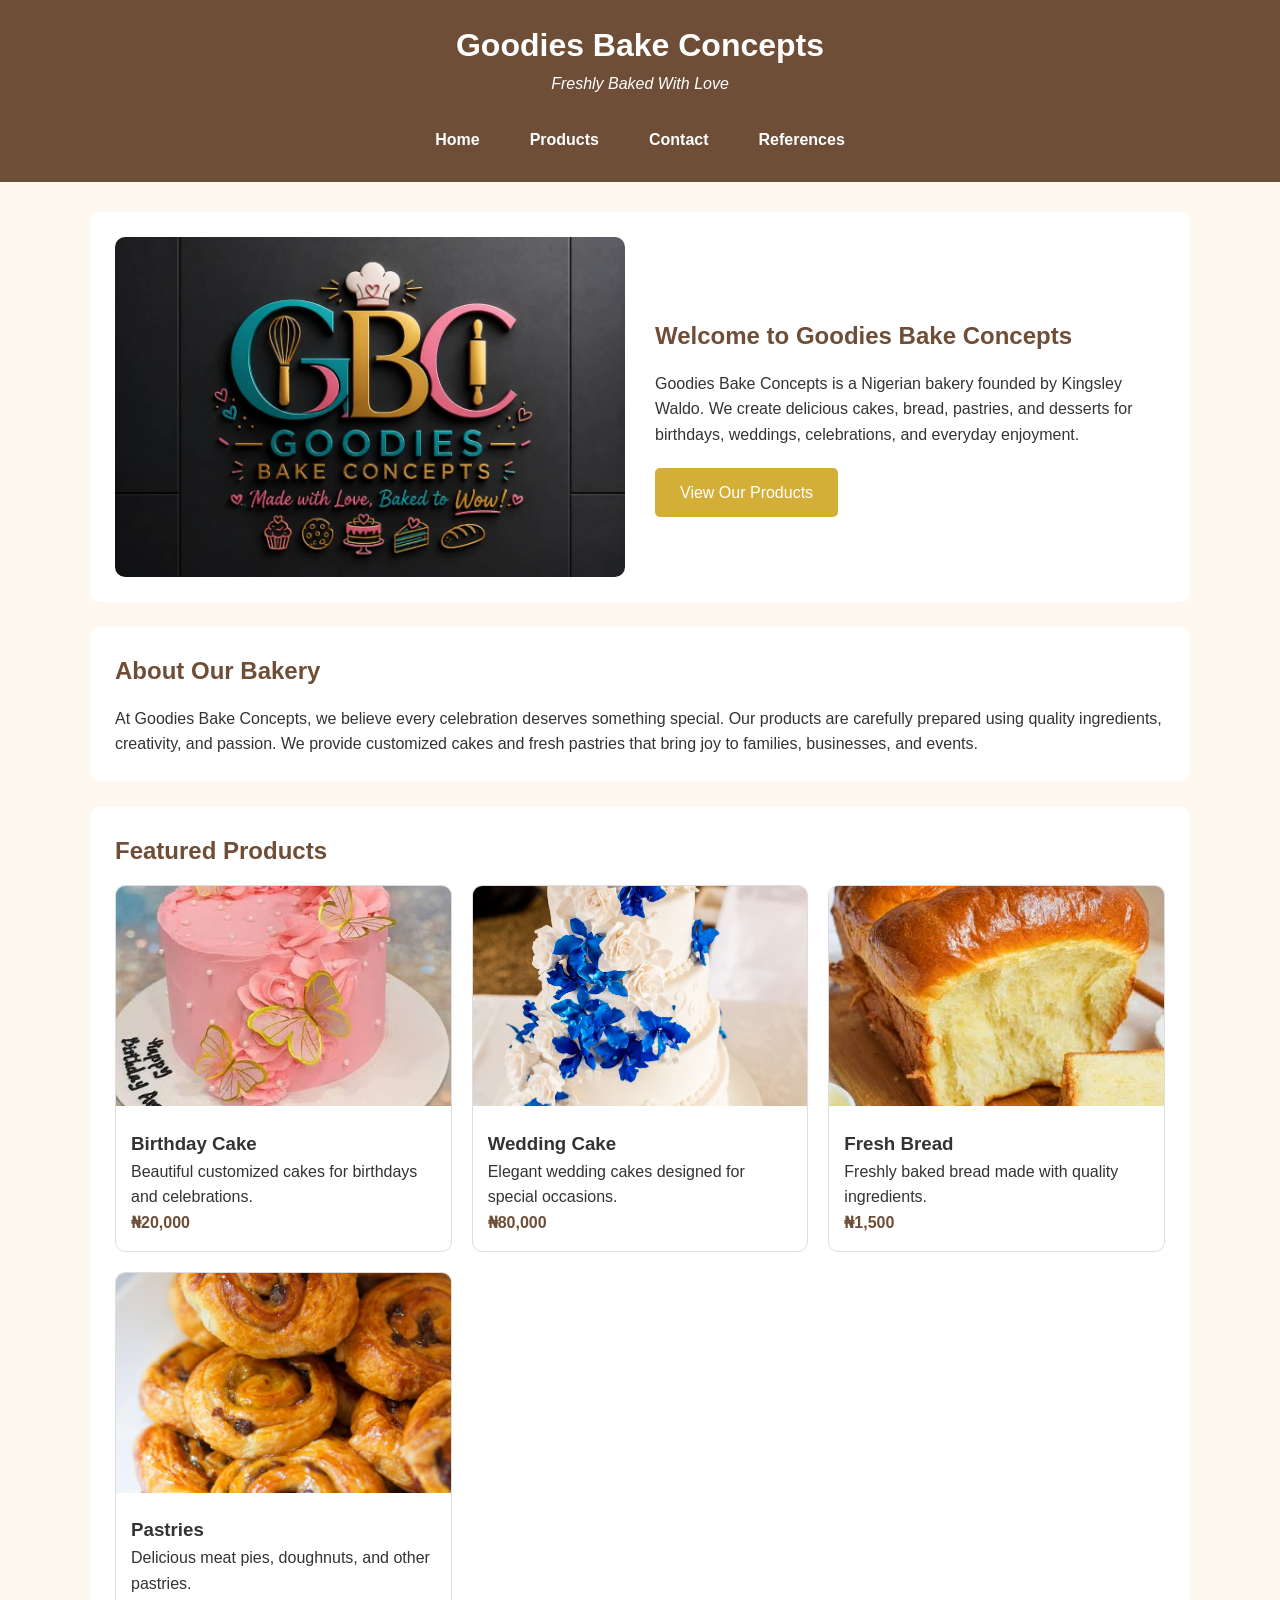
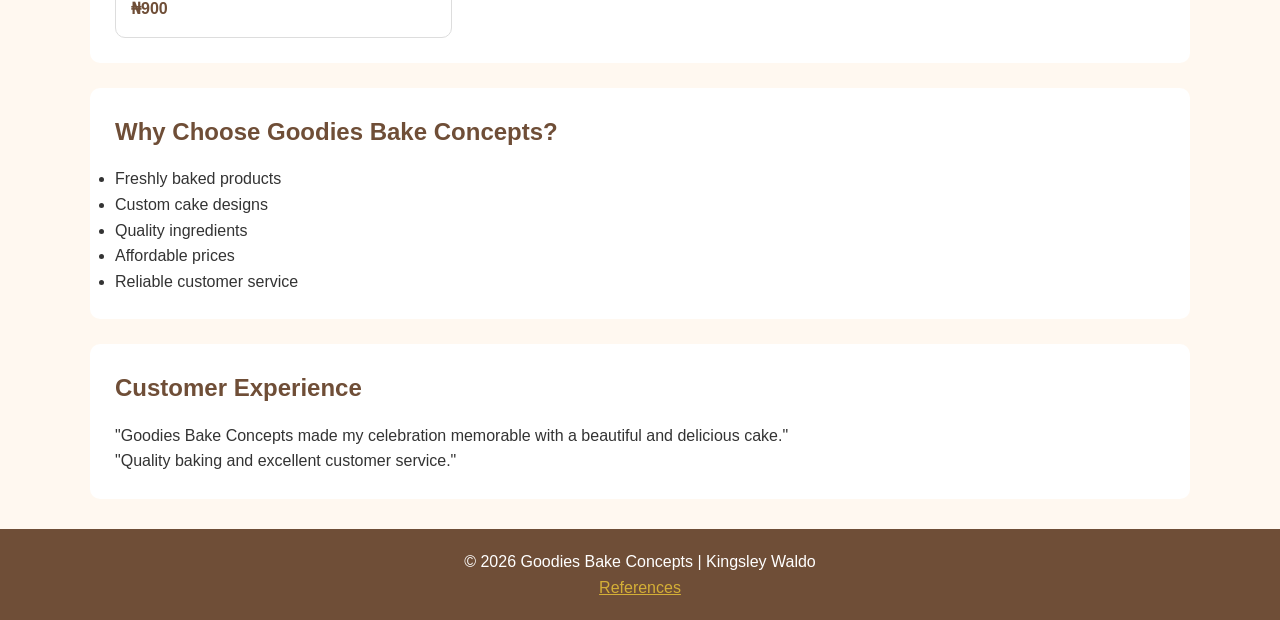
<file: index.html>
<!DOCTYPE html>
<html lang="en">

<head>

    <meta charset="UTF-8">

    <meta name="viewport" content="width=device-width, initial-scale=1.0">

    <title>Goodies Bake Concepts | Home</title>

    <meta name="description" content="Goodies Bake Concepts is a Nigerian bakery creating quality cakes, bread, pastries, and desserts for special occasions.">

    <meta name="author" content="Kingsley Waldo">

    <link rel="stylesheet" href="styles/project.css">

    <script src="scripts/project.js" defer></script>

</head>


<body>


<header>

    <div class="logo">

        <h1>Goodies Bake Concepts</h1>

        <p>Freshly Baked With Love</p>

    </div>


    <nav>

        <ul>

            <li><a href="index.html">Home</a></li>

            <li><a href="products.html">Products</a></li>

            <li><a href="contact.html">Contact</a></li>

            <li><a href="references.html">References</a></li>

        </ul>

    </nav>


</header>



<main>


<section class="hero">


    <img src="images/goodies-logo.jpg" 
         alt="Freshly baked products from Goodies Bake Concepts"
         loading="lazy">


    <div class="hero-text">

        <h2>Welcome to Goodies Bake Concepts</h2>


        <p>
        Goodies Bake Concepts is a Nigerian bakery founded by Kingsley Waldo.
        We create delicious cakes, bread, pastries, and desserts for birthdays,
        weddings, celebrations, and everyday enjoyment.
        </p>


        <a href="products.html" class="button">
            View Our Products
        </a>


    </div>


</section>




<section>

<h2>About Our Bakery</h2>


<p>

At Goodies Bake Concepts, we believe every celebration deserves something special.
Our products are carefully prepared using quality ingredients, creativity,
and passion. We provide customized cakes and fresh pastries that bring joy
to families, businesses, and events.

</p>


</section>




<section>


<h2>Featured Products</h2>


<div id="featured-products" class="products">

</div>


</section>




<section>


<h2>Why Choose Goodies Bake Concepts?</h2>


<ul>

<li>Freshly baked products</li>

<li>Custom cake designs</li>

<li>Quality ingredients</li>

<li>Affordable prices</li>

<li>Reliable customer service</li>

</ul>


</section>




<section>


<h2>Customer Experience</h2>


<blockquote>

"Goodies Bake Concepts made my celebration memorable with a beautiful and delicious cake."

</blockquote>


<blockquote>

"Quality baking and excellent customer service."

</blockquote>


</section>


</main>




<footer>


<p>
&copy; 2026 Goodies Bake Concepts | Kingsley Waldo
</p>


<p>

<a href="references.html">
References
</a>

</p>


</footer>



</body>

</html>
</file>
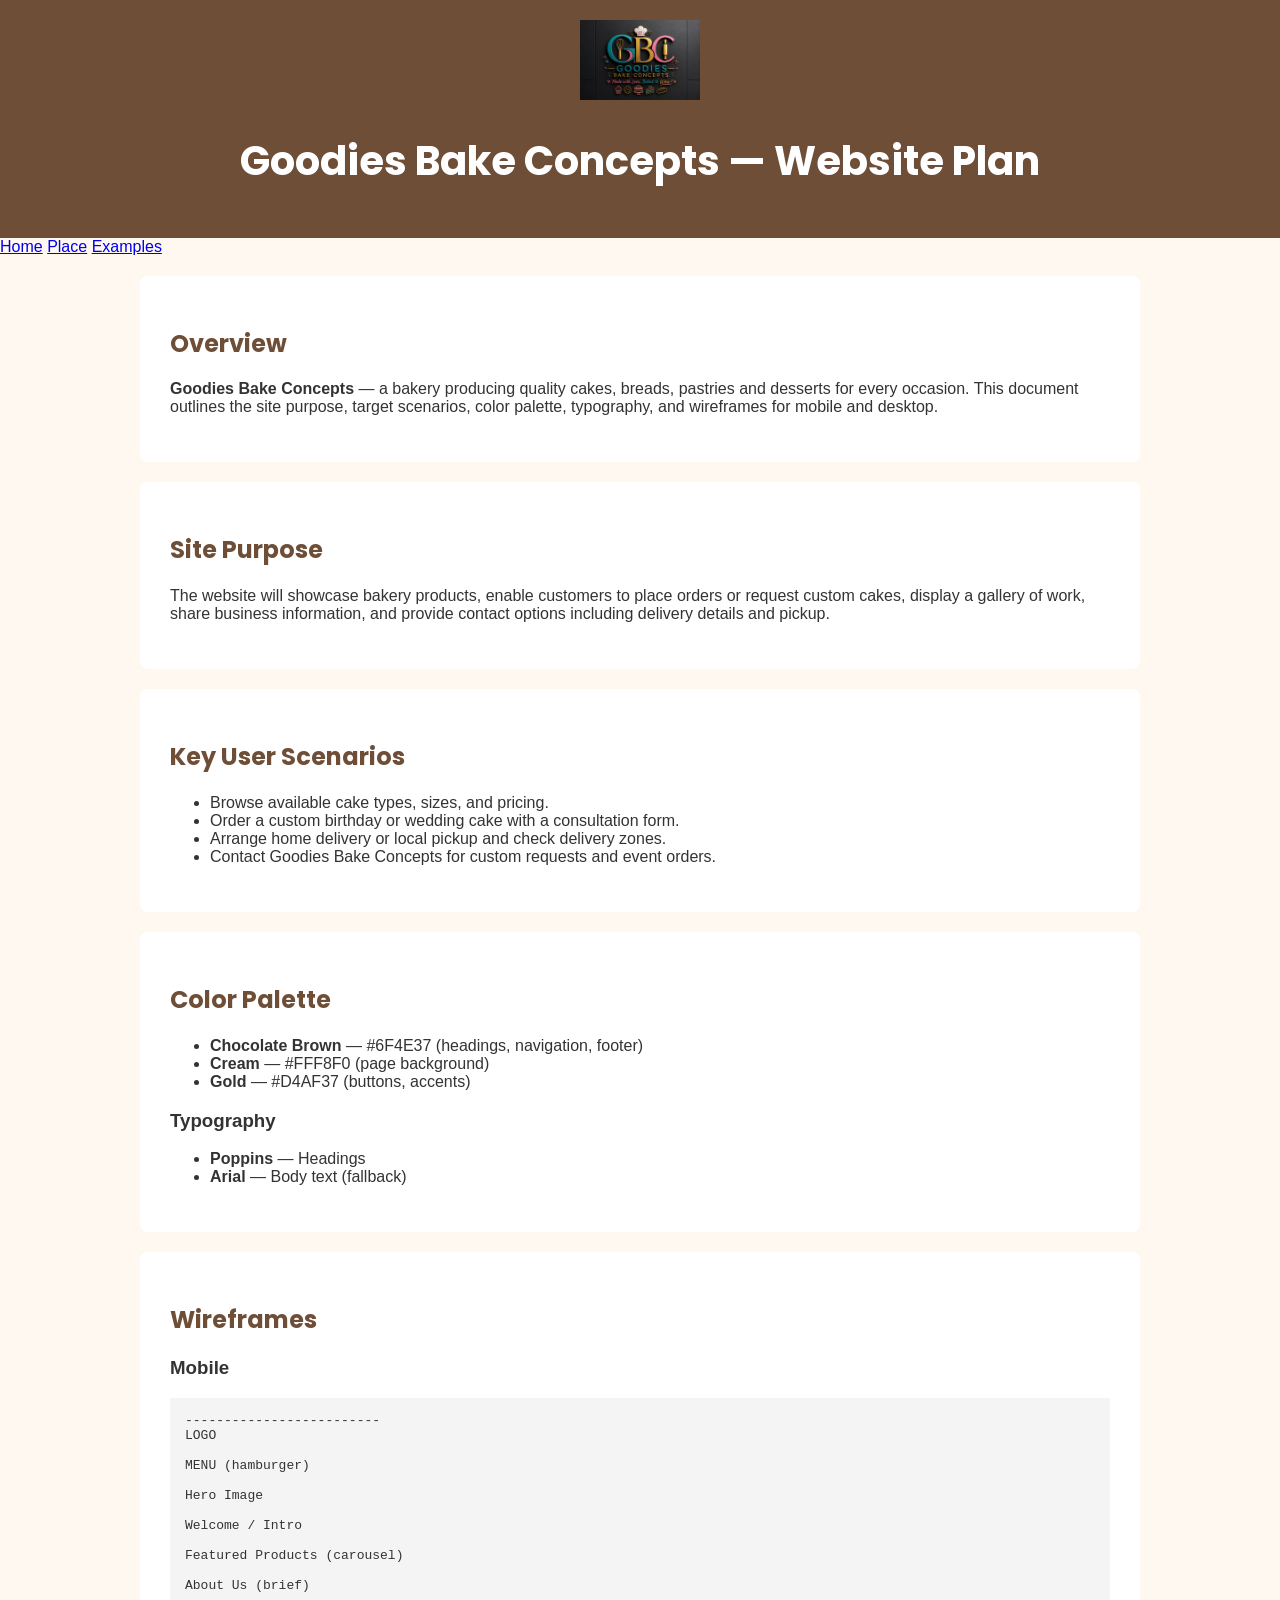
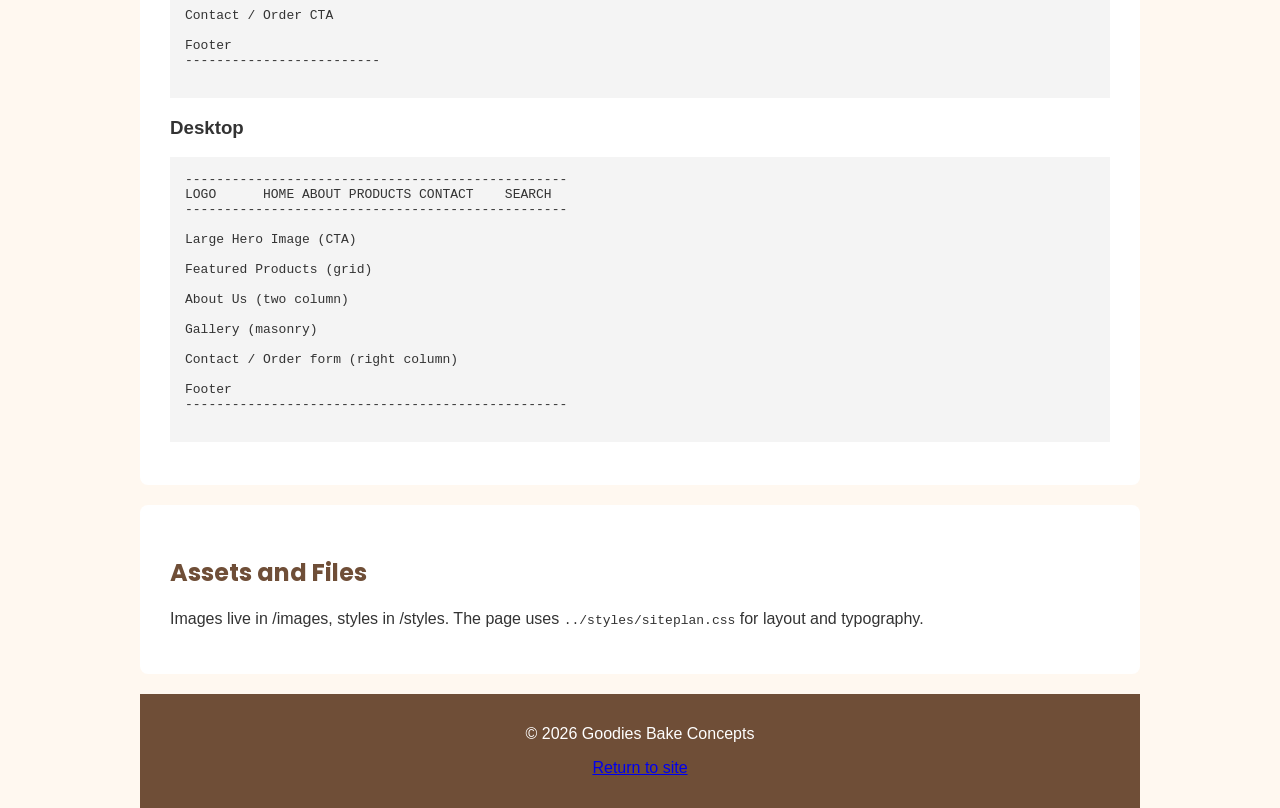
<file: siteplan/index.html>
<!DOCTYPE html>
<html lang="en">
<head>
    <meta charset="UTF-8">
    <meta name="viewport" content="width=device-width, initial-scale=1.0">
    <title>Goodies Bake Concepts — Site Plan</title>

    <link rel="preconnect" href="https://fonts.googleapis.com">
    <link rel="preconnect" href="https://fonts.gstatic.com" crossorigin>
    <link href="https://fonts.googleapis.com/css2?family=Poppins:wght@400;600;700&display=swap" rel="stylesheet">

    <!-- Relative path from /siteplan/index.html up to /styles -->
    <link rel="stylesheet" href="../styles/siteplan.css">

    <meta name="description" content="Site plan and wireframes for Goodies Bake Concepts — a bakery showcasing products, ordering and contact information.">
</head>
<body>

<header class="site-header">
    <div class="container">
        <a href="../index.html" class="logo-link">
            <img src="../images/goodies-logo.jpg" alt="Goodies Bake Concepts Logo" width="120">
        </a>
        <h1>Goodies Bake Concepts — Website Plan</h1>
    </div>
</header>

<nav class="page-nav">
    <div class="container">
        <a href="../index.html">Home</a>
        <a href="../place.html">Place</a>
        <a href="../filtered-temples.html">Examples</a>
    </div>
</nav>

<main class="container">

<section id="overview">
    <h2>Overview</h2>
    <p><strong>Goodies Bake Concepts</strong> — a bakery producing quality cakes, breads, pastries and desserts for every occasion. This document outlines the site purpose, target scenarios, color palette, typography, and wireframes for mobile and desktop.</p>
</section>

<section id="purpose">
    <h2>Site Purpose</h2>
    <p>The website will showcase bakery products, enable customers to place orders or request custom cakes, display a gallery of work, share business information, and provide contact options including delivery details and pickup.</p>
</section>

<section id="scenarios">
    <h2>Key User Scenarios</h2>
    <ul>
        <li>Browse available cake types, sizes, and pricing.</li>
        <li>Order a custom birthday or wedding cake with a consultation form.</li>
        <li>Arrange home delivery or local pickup and check delivery zones.</li>
        <li>Contact Goodies Bake Concepts for custom requests and event orders.</li>
    </ul>
</section>

<section id="style-guide">
    <h2>Color Palette</h2>
    <ul>
        <li><strong>Chocolate Brown</strong> — #6F4E37 (headings, navigation, footer)</li>
        <li><strong>Cream</strong> — #FFF8F0 (page background)</li>
        <li><strong>Gold</strong> — #D4AF37 (buttons, accents)</li>
    </ul>

    <h3>Typography</h3>
    <ul>
        <li><strong>Poppins</strong> — Headings</li>
        <li><strong>Arial</strong> — Body text (fallback)</li>
    </ul>
</section>

<section id="wireframes">
    <h2>Wireframes</h2>
    <h3>Mobile</h3>
    <pre>
-------------------------
LOGO

MENU (hamburger)

Hero Image

Welcome / Intro

Featured Products (carousel)

About Us (brief)

Contact / Order CTA

Footer
-------------------------
    </pre>

    <h3>Desktop</h3>
    <pre>
-------------------------------------------------
LOGO      HOME ABOUT PRODUCTS CONTACT    SEARCH
-------------------------------------------------

Large Hero Image (CTA)

Featured Products (grid)

About Us (two column)

Gallery (masonry)

Contact / Order form (right column)

Footer
-------------------------------------------------
    </pre>
</section>

<section id="assets">
    <h2>Assets and Files</h2>
    <p>Images live in /images, styles in /styles. The page uses <code>../styles/siteplan.css</code> for layout and typography.</p>
</section>

<footer class="site-footer">
    <div class="container">
        <p>&copy; 2026 Goodies Bake Concepts</p>
        <p><a href="../index.html">Return to site</a></p>
    </div>
</footer>

</main>

</body>
</html>
</file>
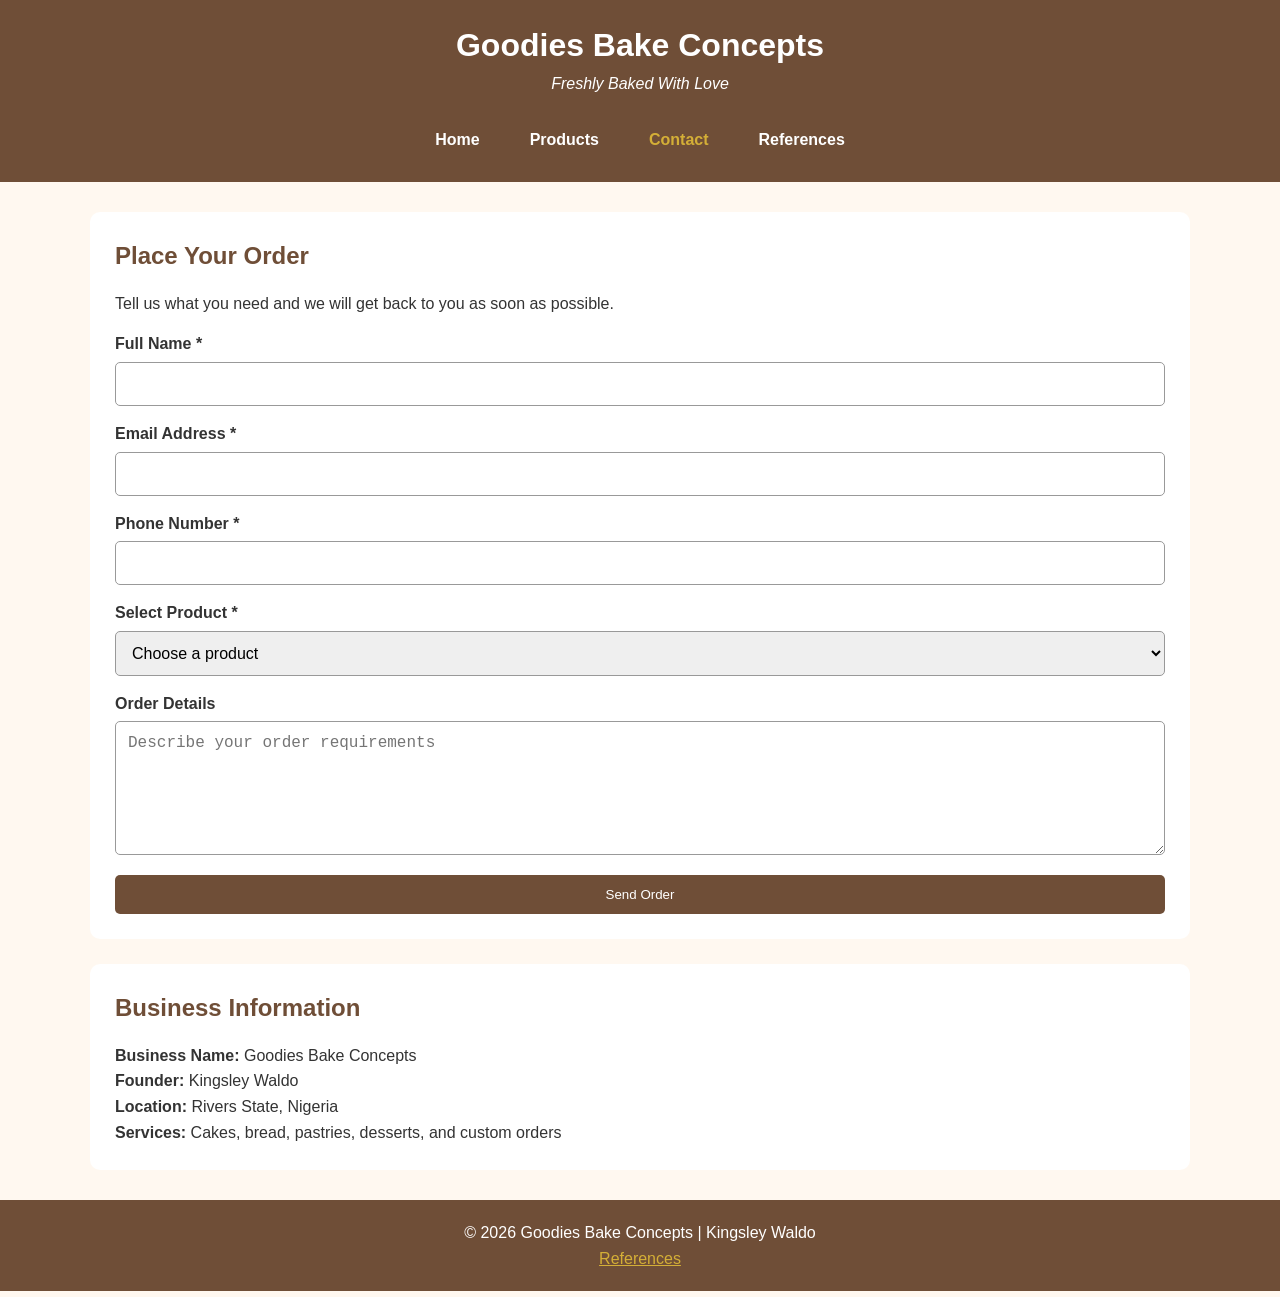
<file: contact.html>
<!DOCTYPE html>
<html lang="en">

<head>

    <meta charset="UTF-8">

    <meta name="viewport" content="width=device-width, initial-scale=1.0">

    <title>Goodies Bake Concepts | Contact</title>

    <meta name="description" content="Contact Goodies Bake Concepts for custom cakes, bread, pastries, and bakery orders.">

    <meta name="author" content="Kingsley Waldo">

    <link rel="stylesheet" href="styles/project.css">

    <script src="scripts/project.js" defer></script>

</head>



<body>


<header>


    <div class="logo">

        <h1>Goodies Bake Concepts</h1>

        <p>Freshly Baked With Love</p>

    </div>



    <nav>

        <ul>

            <li>
                <a href="index.html">Home</a>
            </li>


            <li>
                <a href="products.html">Products</a>
            </li>


            <li>
                <a href="contact.html" class="active">Contact</a>
            </li>


            <li>
                <a href="references.html">References</a>
            </li>


        </ul>


    </nav>


</header>





<main>



<section>


<h2>Place Your Order</h2>


<p>

Tell us what you need and we will get back to you as soon as possible.

</p>



<form id="contactForm">



<label for="name">
Full Name *
</label>


<input 
type="text"
id="name"
name="name"
required>




<label for="email">
Email Address *
</label>


<input
type="email"
id="email"
name="email"
required>




<label for="phone">
Phone Number *
</label>


<input
type="tel"
id="phone"
name="phone"
required>




<label for="product">
Select Product *
</label>



<select 
id="product"
name="product"
required>


<option value="" selected disabled>
Choose a product
</option>


<option value="Birthday Cake">
Birthday Cake
</option>


<option value="Wedding Cake">
Wedding Cake
</option>


<option value="Bread">
Fresh Bread
</option>


<option value="Pastries">
Pastries
</option>


<option value="Cupcakes">
Cupcakes
</option>



</select>




<label for="message">
Order Details
</label>


<textarea
id="message"
name="message"
rows="6"
placeholder="Describe your order requirements">
</textarea>




<button type="submit">
Send Order
</button>



</form>


</section>





<section>


<h2>Business Information</h2>



<p>
<strong>Business Name:</strong>
Goodies Bake Concepts
</p>



<p>
<strong>Founder:</strong>
Kingsley Waldo
</p>



<p>
<strong>Location:</strong>
Rivers State, Nigeria
</p>



<p>
<strong>Services:</strong>
Cakes, bread, pastries, desserts, and custom orders
</p>



</section>



</main>





<footer>


<p>
&copy; 2026 Goodies Bake Concepts | Kingsley Waldo
</p>



<p>

<a href="references.html">
References
</a>

</p>


</footer>



</body>


</html>
</file>
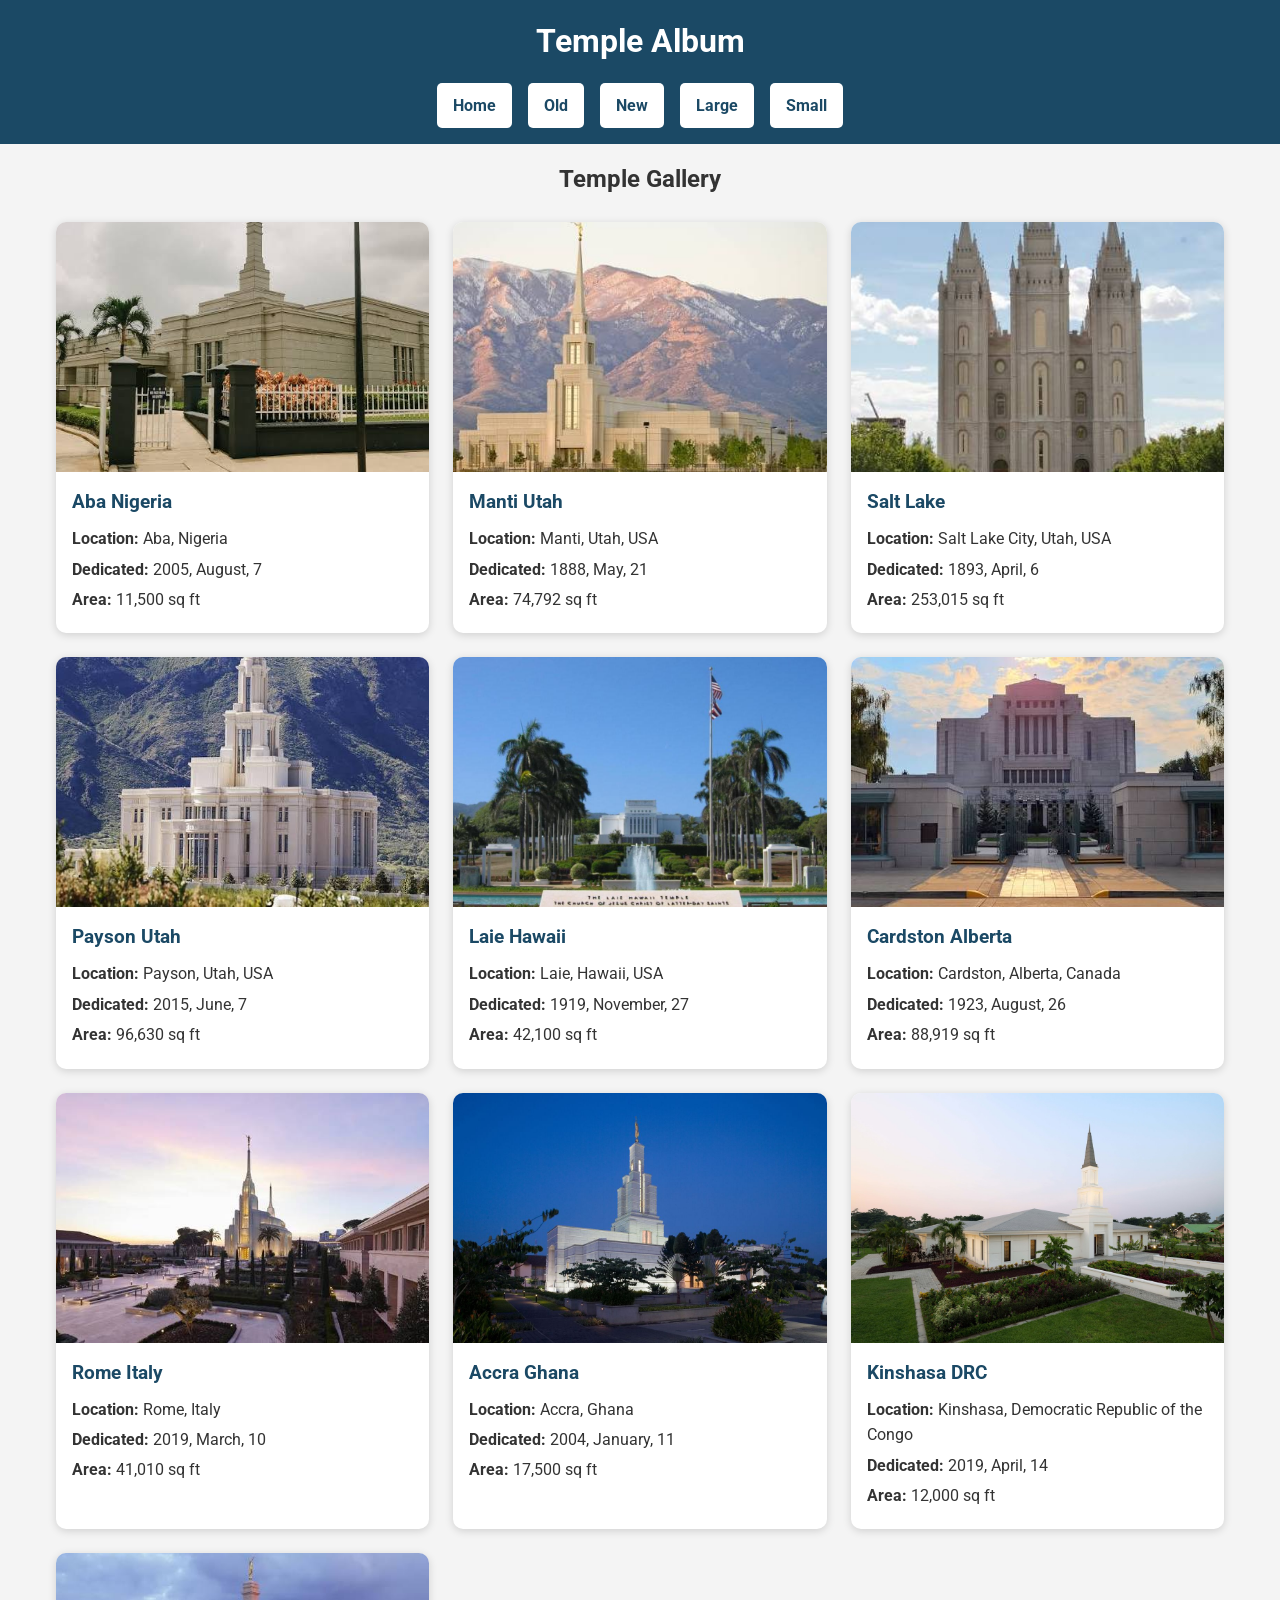
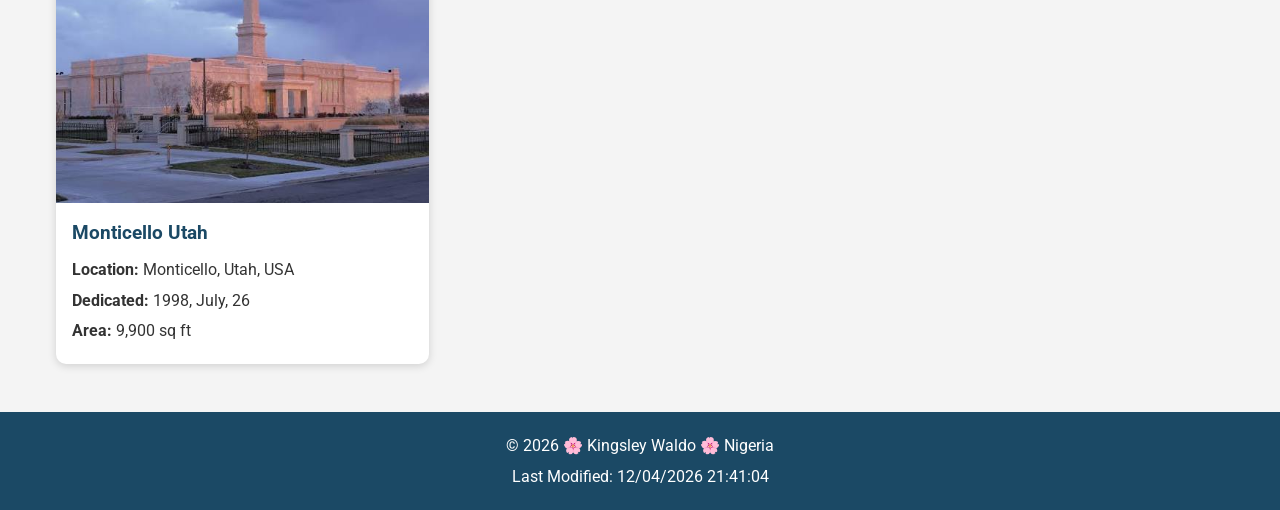
<file: filtered-temples.html>
<!DOCTYPE html>
<html lang="en">
<head>
    <meta charset="UTF-8">
    <meta name="viewport" content="width=device-width, initial-scale=1.0">

    <meta name="description" content="Explore a collection of temple pictures with details, locations, dedication dates, and filtering options for the Temple Album.">
    <meta name="author" content="Kingsley Waldo">

    <title>Temple Album</title>

    <!-- Google Fonts -->
    <link rel="preconnect" href="https://fonts.googleapis.com">
    <link rel="preconnect" href="https://fonts.gstatic.com" crossorigin>
    <link href="https://fonts.googleapis.com/css2?family=Roboto:wght@400;700&display=swap" rel="stylesheet">

    <!-- CSS -->
    <link rel="stylesheet" href="styles/filtered-temples.css">
    <link rel="stylesheet" href="styles/filtered-temples-large.css">

    <!-- JavaScript -->
    <script src="scripts/filtered-temples.js" defer></script>
</head>

<body>

<header>
    <h1>Temple Album</h1>

    <nav>
        <a href="#" id="home">Home</a>
        <a href="#" id="old">Old</a>
        <a href="#" id="new">New</a>
        <a href="#" id="large">Large</a>
        <a href="#" id="small">Small</a>
    </nav>
</header>

<main>
    <h2>Temple Gallery</h2>

    <section class="gallery">
        <!-- JavaScript inserts temple cards here -->
    </section>
</main>

<footer>
    <p>
        &copy; <span id="currentyear"></span> 🌸 Kingsley Waldo 🌸 Nigeria
    </p>

    <p>
        Last Modified:
        <span id="lastModified"></span>
    </p>
</footer>

</body>
</html>
</file>
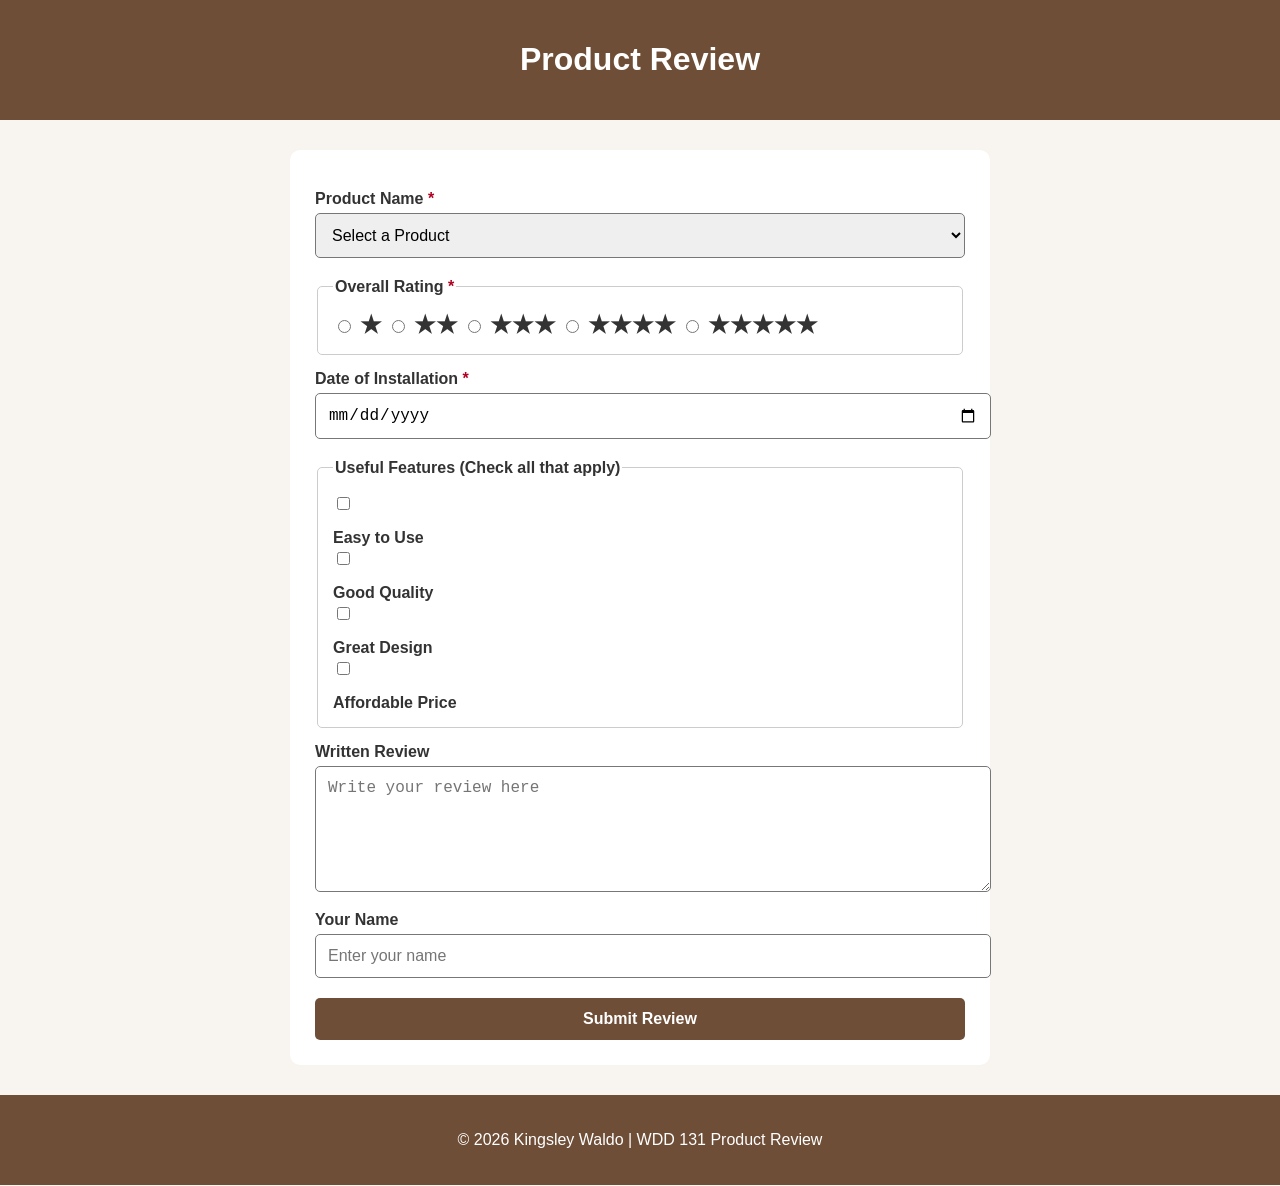
<file: form.html>
<!DOCTYPE html>
<html lang="en">

<head>

    <meta charset="UTF-8">

    <meta name="viewport" content="width=device-width, initial-scale=1.0">

    <title>Product Review Form</title>

    <meta name="description" content="Product review form for customers to submit feedback on products and services.">

    <meta name="author" content="Kingsley Waldo">

    <link rel="stylesheet" href="styles/form.css">

    <script src="scripts/form.js" defer></script>

</head>


<body>


<header>

    <h1>Product Review</h1>

</header>



<main>


<form method="get" action="review.html">


<label for="product">
    Product Name <span aria-label="required">*</span>
</label>


<select id="product" name="product" required>

    <option value="" selected disabled>
        Select a Product
    </option>

</select>





<fieldset>

<legend>
    Overall Rating <span aria-label="required">*</span>
</legend>


<div class="rating">


<input type="radio" id="rate1" name="rating" value="1" required>
<label for="rate1">★</label>


<input type="radio" id="rate2" name="rating" value="2">
<label for="rate2">★★</label>


<input type="radio" id="rate3" name="rating" value="3">
<label for="rate3">★★★</label>


<input type="radio" id="rate4" name="rating" value="4">
<label for="rate4">★★★★</label>


<input type="radio" id="rate5" name="rating" value="5">
<label for="rate5">★★★★★</label>


</div>


</fieldset>





<label for="date">
    Date of Installation <span aria-label="required">*</span>
</label>


<input
type="date"
id="date"
name="installation-date"
required>





<fieldset>


<legend>
    Useful Features (Check all that apply)
</legend>



<input type="checkbox" id="easy" name="features" value="easy">

<label for="easy">
Easy to Use
</label>



<input type="checkbox" id="quality" name="features" value="quality">

<label for="quality">
Good Quality
</label>



<input type="checkbox" id="design" name="features" value="design">

<label for="design">
Great Design
</label>



<input type="checkbox" id="price" name="features" value="price">

<label for="price">
Affordable Price
</label>



</fieldset>





<label for="review">
    Written Review
</label>


<textarea
id="review"
name="review"
rows="5"
placeholder="Write your review here">
</textarea>





<label for="name">
    Your Name
</label>


<input
type="text"
id="name"
name="name"
placeholder="Enter your name">





<button type="submit">
Submit Review
</button>



</form>


</main>




<footer>

<p>
&copy; 2026 Kingsley Waldo | WDD 131 Product Review
</p>

</footer>



</body>

</html>
</file>
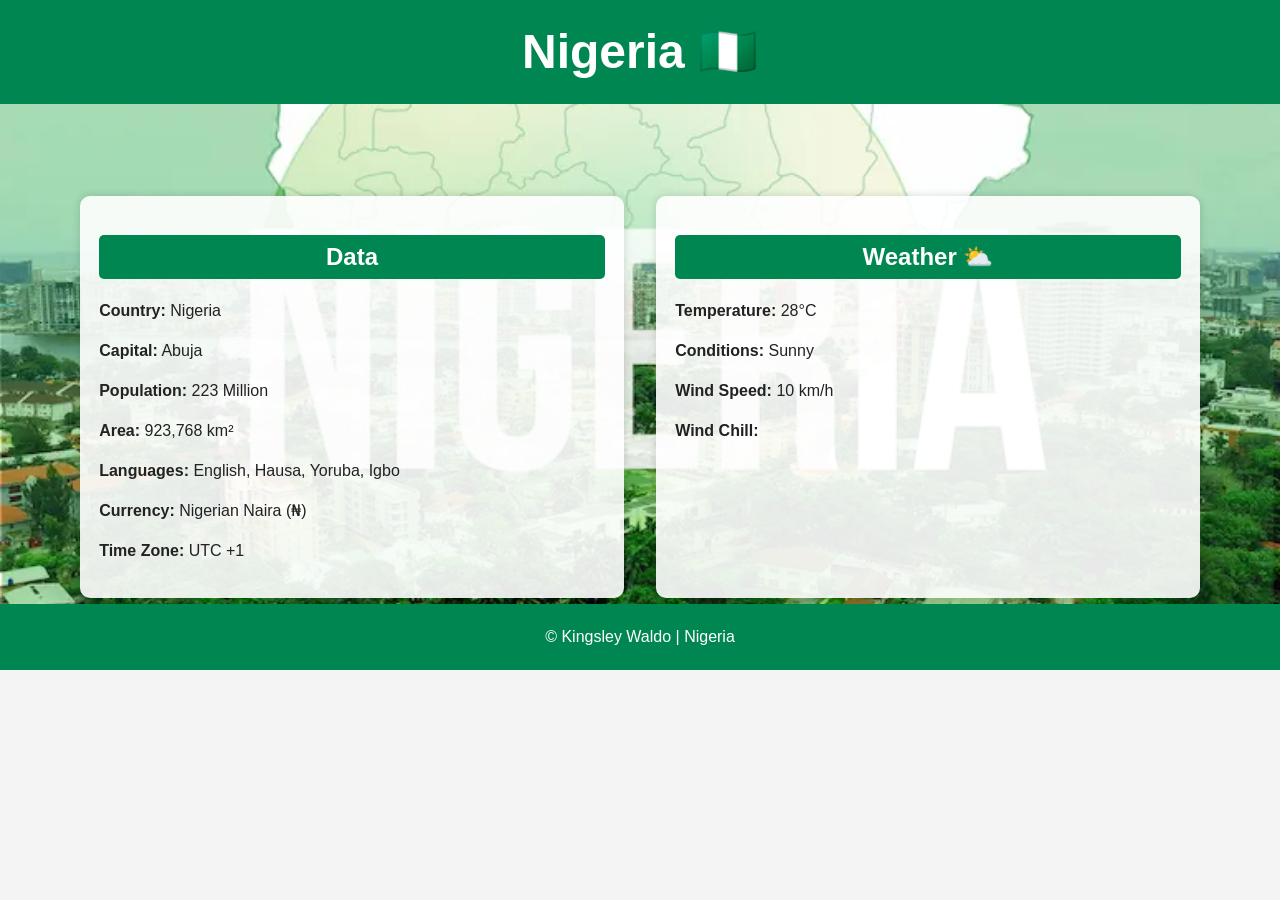
<file: place.html>
<!DOCTYPE html>
<html lang="en">
<head>
    <meta charset="UTF-8">
    <meta name="viewport" content="width=device-width, initial-scale=1.0">

    <meta name="description" content="Discover Nigeria, the Giant of Africa. Learn about its culture, geography, weather, and landmarks.">

    <meta name="author" content="Kingsley Waldo">

    <title>Nigeria | Country Page</title>

    <link rel="stylesheet" href="styles/place.css">
    <link rel="stylesheet" href="styles/place-large.css">

    <script src="scripts/place.js" defer></script>
</head>

<body>

<header>
    <h1>Nigeria 🇳🇬</h1>
</header>

<main>

    <div class="hero">
        <picture>
            <source media="(min-width: 768px)" srcset="images/nigeria-large.webp">

            <img 
                src="images/nigeria-small.webp"
                alt="Beautiful scenery of Nigeria"
                width="1200"
                height="700">
        </picture>
    </div>


    <section class="info">

        <div class="card">
            <h2>Data</h2>

            <p><strong>Country:</strong> Nigeria</p>
            <p><strong>Capital:</strong> Abuja</p>
            <p><strong>Population:</strong> 223 Million</p>
            <p><strong>Area:</strong> 923,768 km²</p>
            <p><strong>Languages:</strong> English, Hausa, Yoruba, Igbo</p>
            <p><strong>Currency:</strong> Nigerian Naira (₦)</p>
            <p><strong>Time Zone:</strong> UTC +1</p>

        </div>


        <div class="card weather">

            <h2>Weather</h2>

            <img 
                class="weather-icon"
                src="images/weather.svg"
                alt="Partly cloudy weather icon">

            <p>
                <strong>Temperature:</strong>
                <span id="temp">28</span>°C
            </p>

            <p>
                <strong>Conditions:</strong>
                Sunny
            </p>

            <p>
                <strong>Wind Speed:</strong>
                <span id="wind">10</span> km/h
            </p>

            <p>
                <strong>Wind Chill:</strong>
                <span id="windchill"></span>
            </p>

        </div>

    </section>

</main>


<footer>

    <p>
        &copy;
        <span id="year"></span>
        Kingsley Waldo | Nigeria
    </p>

    <p id="lastModified"></p>

</footer>

</body>
</html>
</file>
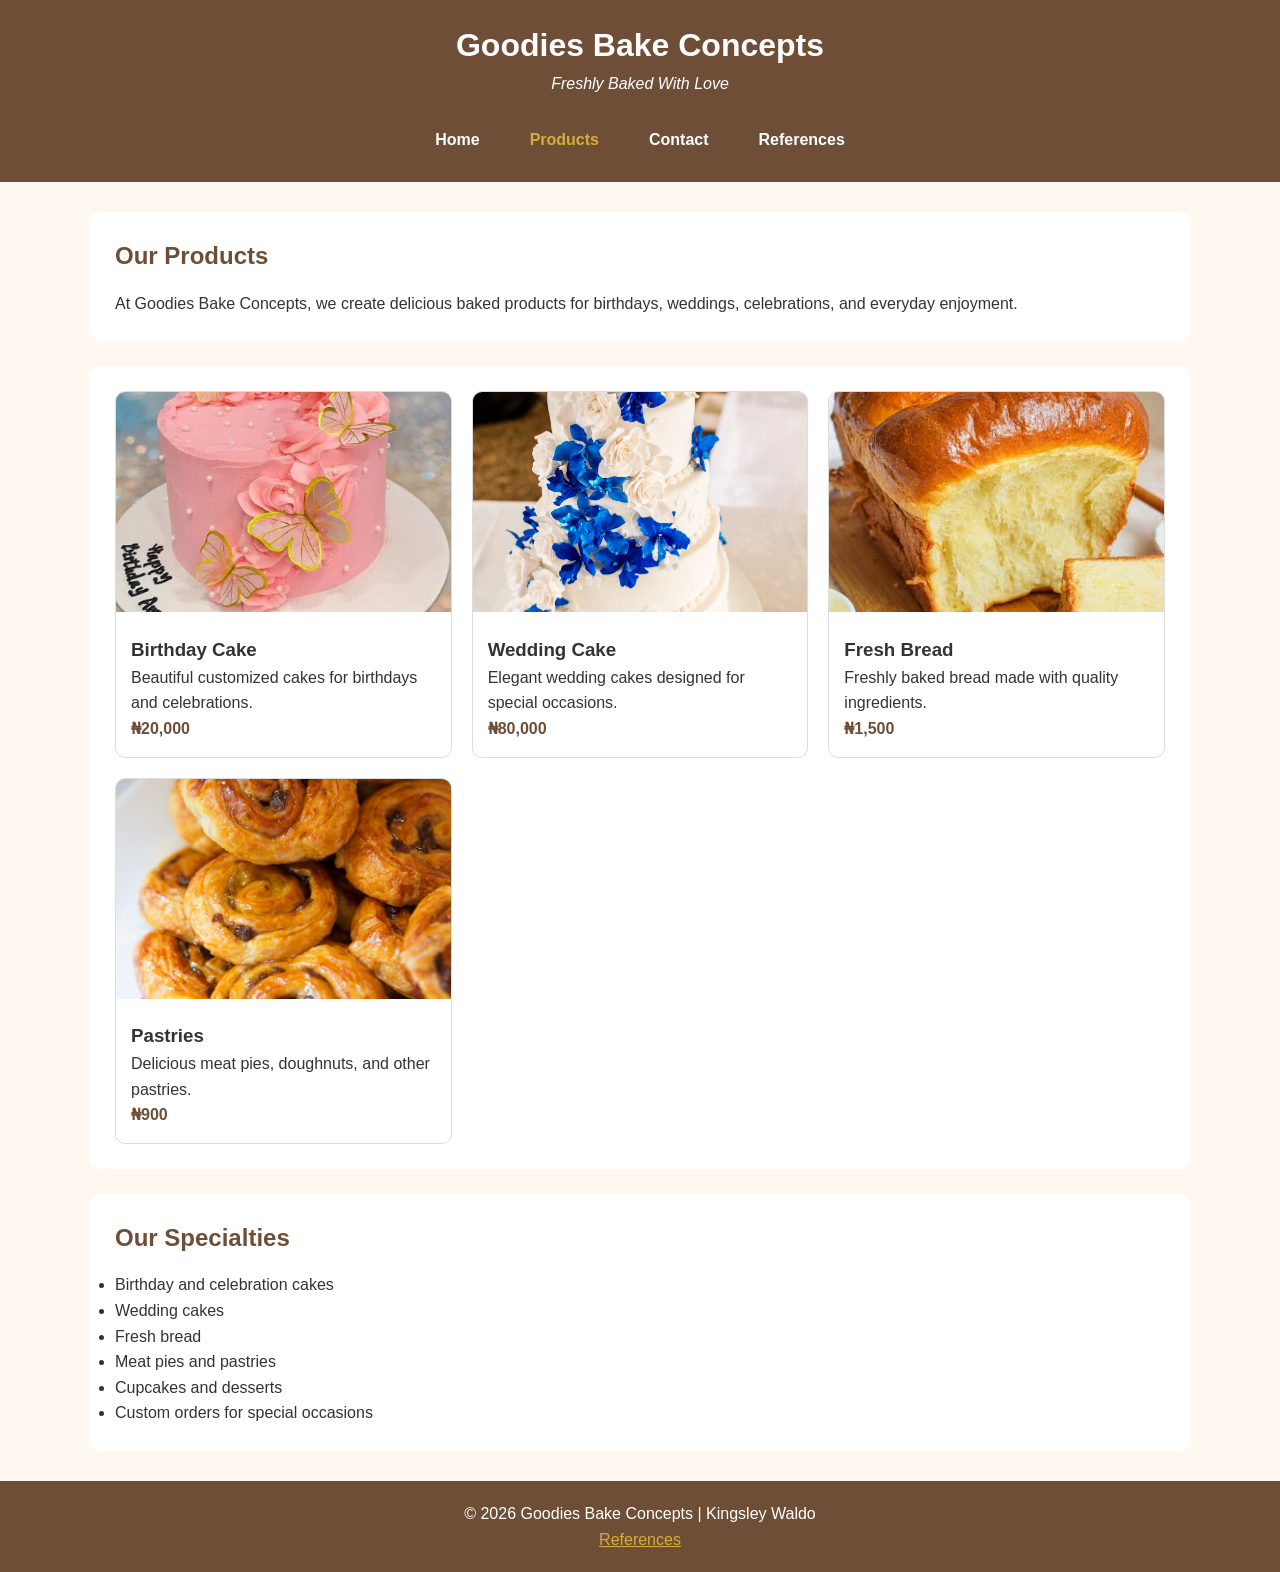
<file: products.html>
<!DOCTYPE html>
<html lang="en">

<head>

    <meta charset="UTF-8">

    <meta name="viewport" content="width=device-width, initial-scale=1.0">

    <title>Goodies Bake Concepts | Products</title>

    <meta name="description" content="Explore cakes, bread, pastries, and desserts made by Goodies Bake Concepts.">

    <meta name="author" content="Kingsley Waldo">

    <link rel="stylesheet" href="styles/project.css">

    <script src="scripts/project.js" defer></script>

</head>


<body>


<header>

    <div class="logo">

        <h1>Goodies Bake Concepts</h1>

        <p>Freshly Baked With Love</p>

    </div>



    <nav>

        <ul>

            <li>
                <a href="index.html">Home</a>
            </li>


            <li>
                <a href="products.html" class="active">Products</a>
            </li>


            <li>
                <a href="contact.html">Contact</a>
            </li>


            <li>
                <a href="references.html">References</a>
            </li>


        </ul>

    </nav>


</header>




<main>


<section class="page-title">


<h2>Our Products</h2>


<p>

At Goodies Bake Concepts, we create delicious baked products
for birthdays, weddings, celebrations, and everyday enjoyment.

</p>


</section>




<section>


<div id="product-list" class="products">

<!-- Products will be displayed here using JavaScript -->

</div>


</section>




<section>


<h2>Our Specialties</h2>


<ul>

<li>Birthday and celebration cakes</li>

<li>Wedding cakes</li>

<li>Fresh bread</li>

<li>Meat pies and pastries</li>

<li>Cupcakes and desserts</li>

<li>Custom orders for special occasions</li>


</ul>


</section>




</main>




<footer>


<p>
&copy; 2026 Goodies Bake Concepts | Kingsley Waldo
</p>


<p>

<a href="references.html">
References
</a>

</p>


</footer>



</body>

</html>
</file>
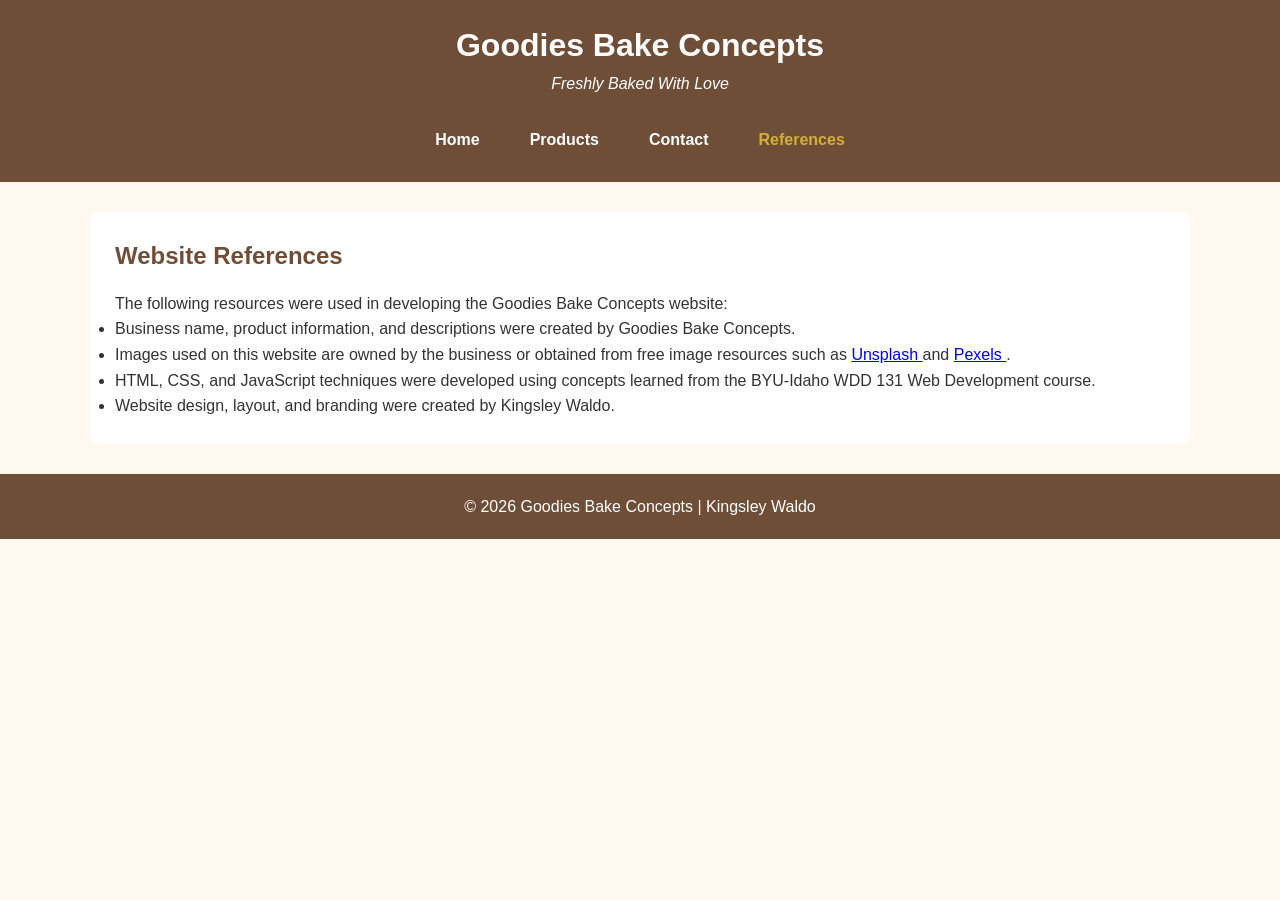
<file: references.html>
<!DOCTYPE html>
<html lang="en">

<head>

    <meta charset="UTF-8">

    <meta name="viewport" content="width=device-width, initial-scale=1.0">

    <title>Goodies Bake Concepts | References</title>

    <meta name="description" content="References and resources used for the Goodies Bake Concepts website.">

    <meta name="author" content="Kingsley Waldo">

    <link rel="stylesheet" href="styles/project.css">

</head>



<body>



<header>


    <div class="logo">

        <h1>Goodies Bake Concepts</h1>

        <p>Freshly Baked With Love</p>

    </div>



    <nav>

        <ul>

            <li>
                <a href="index.html">Home</a>
            </li>


            <li>
                <a href="products.html">Products</a>
            </li>


            <li>
                <a href="contact.html">Contact</a>
            </li>


            <li>
                <a href="references.html" class="active">References</a>
            </li>


        </ul>


    </nav>


</header>





<main>


<section>


<h2>Website References</h2>


<p>
The following resources were used in developing the Goodies Bake Concepts website:
</p>



<ul>


<li>
Business name, product information, and descriptions were created by 
Goodies Bake Concepts.
</li>



<li>
Images used on this website are owned by the business or obtained from
free image resources such as 
<a href="https://unsplash.com" target="_blank">
Unsplash
</a>
and
<a href="https://www.pexels.com" target="_blank">
Pexels
</a>.
</li>



<li>
HTML, CSS, and JavaScript techniques were developed using concepts learned
from the BYU-Idaho WDD 131 Web Development course.
</li>



<li>
Website design, layout, and branding were created by Kingsley Waldo.
</li>



</ul>



</section>




</main>





<footer>


<p>
&copy; 2026 Goodies Bake Concepts | Kingsley Waldo
</p>



</footer>



</body>


</html>
</file>
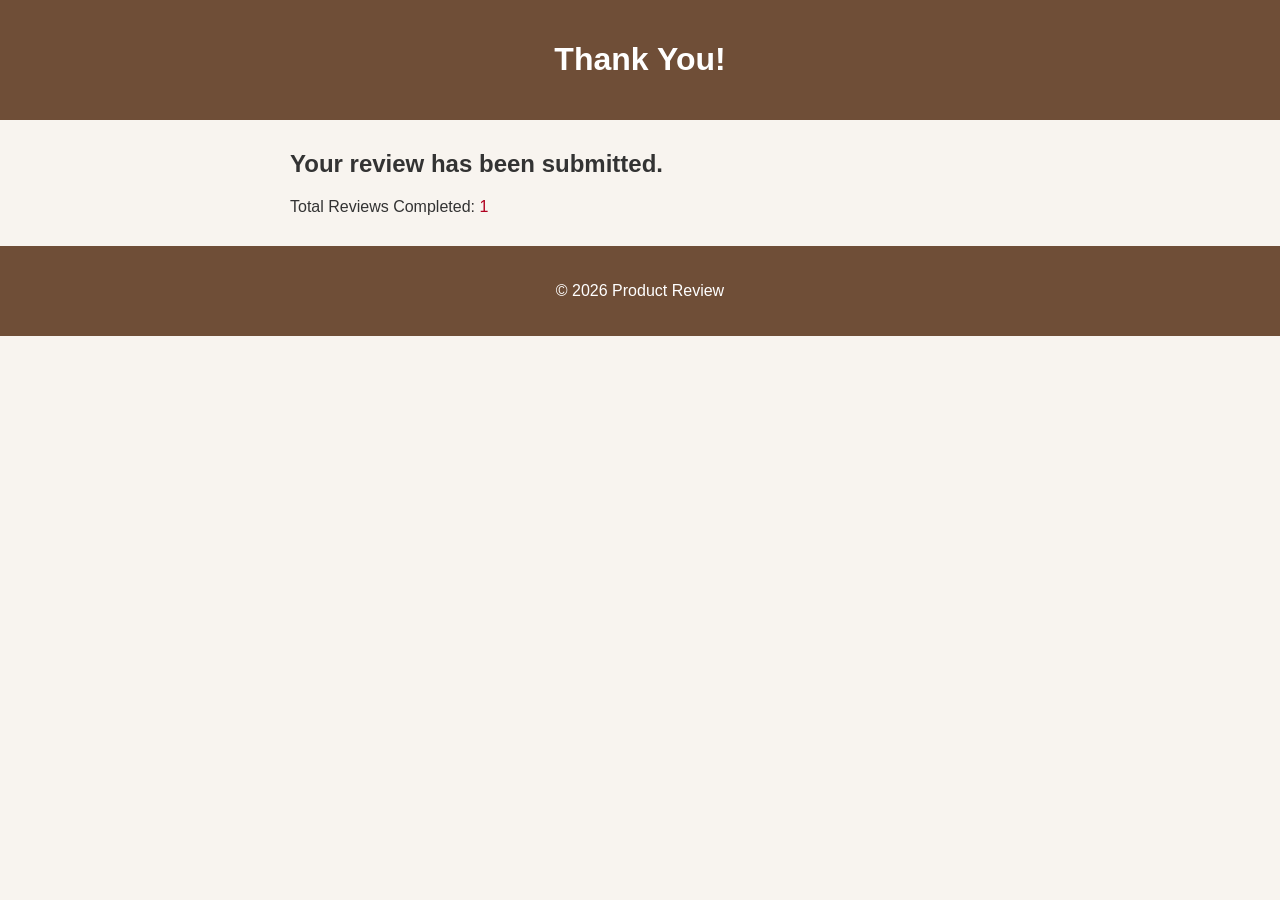
<file: review.html>
<!DOCTYPE html>
<html lang="en">

<head>

<meta charset="UTF-8">

<meta name="viewport" content="width=device-width, initial-scale=1.0">

<title>Review Completed</title>

<link rel="stylesheet" href="styles/form.css">

<script src="scripts/form.js" defer></script>

</head>


<body>

<header>
<h1>Thank You!</h1>
</header>


<main>

<h2>Your review has been submitted.</h2>

<p>Total Reviews Completed: 
<span id="reviewCount"></span>
</p>


</main>


<footer>
<p>&copy; 2026 Product Review</p>
</footer>


<script>

let count = Number(localStorage.getItem("reviews")) || 0;

count++;

localStorage.setItem("reviews", count);

document.querySelector("#reviewCount").textContent = count;

</script>


</body>

</html>
</file>
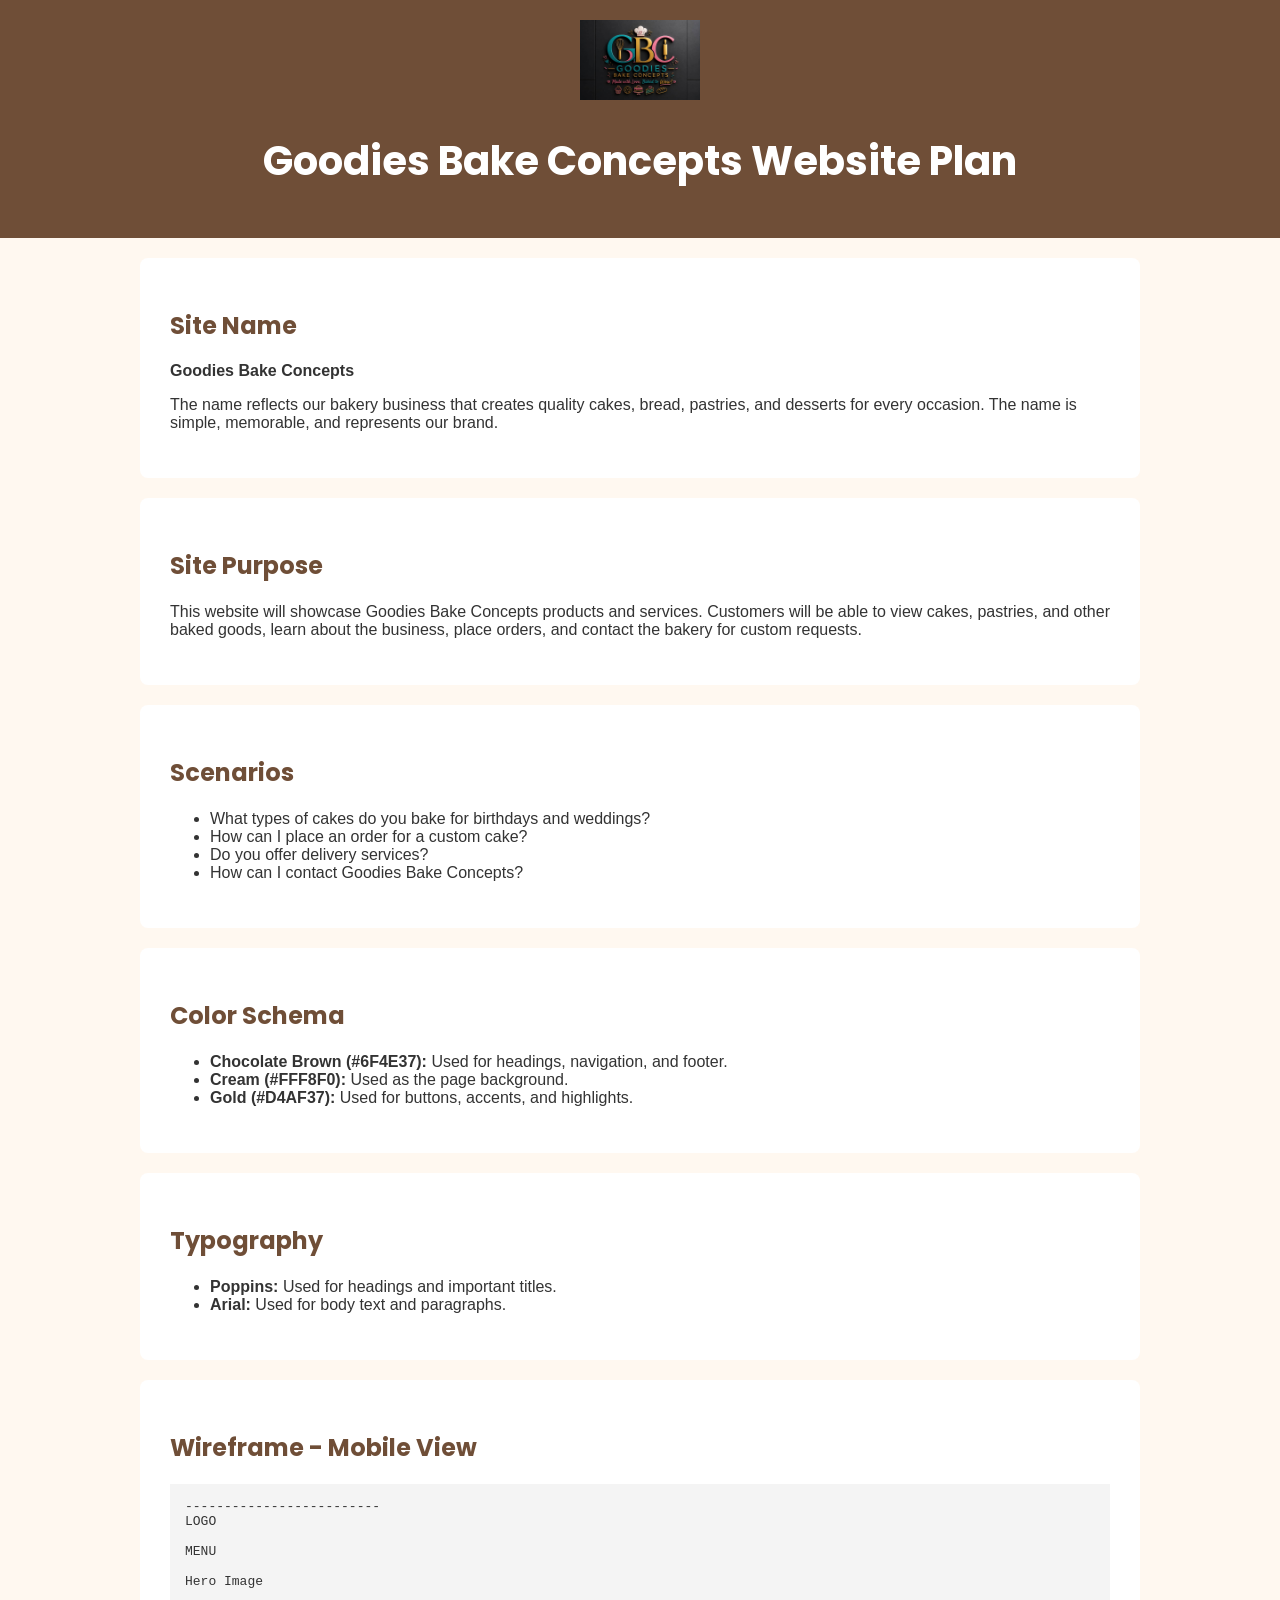
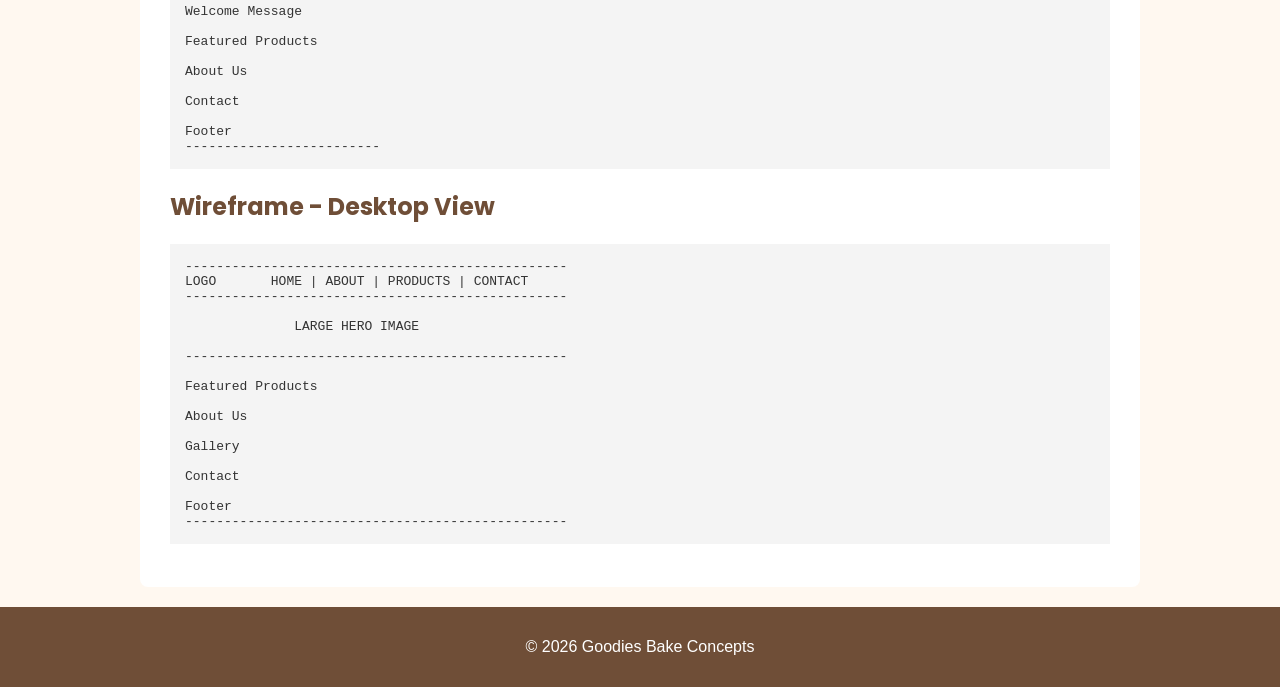
<file: siteplan.html>
<!DOCTYPE html>
<html lang="en">
<head>
    <meta charset="UTF-8">
    <meta name="viewport" content="width=device-width, initial-scale=1.0">

    <title>Goodies Bake Concepts - Website Planning Document</title>

    <meta name="description" content="Website planning document for Goodies Bake Concepts bakery website project.">
    <meta name="author" content="Kingsley Waldo">

    <link rel="preconnect" href="https://fonts.googleapis.com">
    <link rel="preconnect" href="https://fonts.gstatic.com" crossorigin>

    <link href="https://fonts.googleapis.com/css2?family=Poppins:wght@400;600;700&display=swap" rel="stylesheet">

    <link rel="stylesheet" href="styles/siteplan.css">
</head>

<body>

<header>
    <img src="images/goodies-logo.jpg" alt="Goodies Bake Concepts bakery logo" width="120">
    <h1>Goodies Bake Concepts Website Plan</h1>
</header>

<main>

<section>
    <h2>Site Name</h2>

    <p><strong>Goodies Bake Concepts</strong></p>

    <p>
        The name reflects our bakery business that creates quality cakes,
        bread, pastries, and desserts for every occasion. The name is simple,
        memorable, and represents our brand.
    </p>
</section>


<section>
    <h2>Site Purpose</h2>

    <p>
        This website will showcase Goodies Bake Concepts products and services.
        Customers will be able to view cakes, pastries, and other baked goods,
        learn about the business, place orders, and contact the bakery for
        custom requests.
    </p>
</section>


<section>
    <h2>Scenarios</h2>

    <ul>
        <li>What types of cakes do you bake for birthdays and weddings?</li>
        <li>How can I place an order for a custom cake?</li>
        <li>Do you offer delivery services?</li>
        <li>How can I contact Goodies Bake Concepts?</li>
    </ul>
</section>


<section>
    <h2>Color Schema</h2>

    <ul>
        <li><strong>Chocolate Brown (#6F4E37):</strong> Used for headings, navigation, and footer.</li>
        <li><strong>Cream (#FFF8F0):</strong> Used as the page background.</li>
        <li><strong>Gold (#D4AF37):</strong> Used for buttons, accents, and highlights.</li>
    </ul>
</section>


<section>
    <h2>Typography</h2>

    <ul>
        <li><strong>Poppins:</strong> Used for headings and important titles.</li>
        <li><strong>Arial:</strong> Used for body text and paragraphs.</li>
    </ul>
</section>


<section>
    <h2>Wireframe - Mobile View</h2>

<pre>
-------------------------
LOGO

MENU

Hero Image

Welcome Message

Featured Products

About Us

Contact

Footer
-------------------------
</pre>


<h2>Wireframe - Desktop View</h2>

<pre>
-------------------------------------------------
LOGO       HOME | ABOUT | PRODUCTS | CONTACT
-------------------------------------------------

              LARGE HERO IMAGE

-------------------------------------------------

Featured Products

About Us

Gallery

Contact

Footer
-------------------------------------------------
</pre>

</section>

</main>


<footer>
    <p>&copy; 2026 Goodies Bake Concepts</p>
</footer>


</body>
</html>
</file>
<file: styles/project.css>
/* Goodies Bake Concepts Website CSS */

* {
    margin: 0;
    padding: 0;
    box-sizing: border-box;
}


body {
    font-family: Arial, sans-serif;
    background-color: #FFF8F0;
    color: #333;
    line-height: 1.6;
}


/* Header */

header {
    background-color: #6F4E37;
    color: white;
    padding: 20px;
    text-align: center;
}


.logo h1 {
    font-family: "Poppins", sans-serif;
    font-size: 2rem;
}


.logo p {
    font-style: italic;
}



/* Navigation */

nav ul {
    list-style: none;
    margin-top: 20px;
}


nav li {
    margin: 10px;
}


nav a {
    color: white;
    text-decoration: none;
    font-weight: bold;
}


nav a:hover,
nav a.active {
    color: #D4AF37;
}



/* Main Content */

main {
    width: 90%;
    max-width: 1100px;
    margin: 30px auto;
}



section {
    background-color: white;
    padding: 25px;
    margin-bottom: 25px;
    border-radius: 10px;
}



/* Headings */

h1,
h2,
h3 {
    font-family: "Poppins", sans-serif;
}


h2 {
    color: #6F4E37;
    margin-bottom: 15px;
}



/* Hero Section */

.hero img {
    width: 100%;
    border-radius: 10px;
}


.hero-text {
    margin-top: 20px;
}



.button {
    display: inline-block;
    margin-top: 20px;
    background-color: #D4AF37;
    color: white;
    padding: 12px 25px;
    border-radius: 5px;
    text-decoration: none;
}


.button:hover {
    background-color: #6F4E37;
}



/* Products */

.products {
    display: grid;
    grid-template-columns: 1fr;
    gap: 20px;
}


.card {
    border: 1px solid #ddd;
    border-radius: 10px;
    overflow: hidden;
}


.card img {
    width: 100%;
    height: 220px;
    object-fit: cover;
}



.card-content {
    padding: 15px;
}



.price {
    color: #6F4E37;
    font-weight: bold;
}



/* Forms */

form {
    display: flex;
    flex-direction: column;
}


label {
    margin-top: 15px;
    font-weight: bold;
}



input,
select,
textarea {

    padding: 12px;
    margin-top: 5px;
    border: 1px solid #999;
    border-radius: 5px;
    font-size: 1rem;

}



button {

    margin-top: 20px;
    padding: 12px;

    background-color: #6F4E37;
    color: white;

    border: none;

    border-radius: 5px;

    cursor: pointer;

}



button:hover {

    background-color: #D4AF37;

}



/* Footer */

footer {

    background-color: #6F4E37;

    color: white;

    text-align: center;

    padding: 20px;

}



footer a {

    color: #D4AF37;

}



/* Desktop View */

@media screen and (min-width: 768px) {


    nav ul {

        display: flex;

        justify-content: center;

        gap: 30px;

    }


    .hero {

        display: grid;

        grid-template-columns: 1fr 1fr;

        gap: 30px;

        align-items: center;

    }



    .products {

        grid-template-columns: repeat(3, 1fr);

    }


}
</file>
<file: styles/siteplan.css>
body{
    font-family: Arial, sans-serif;
    background:#FFF8F0;
    color:#333;
    margin:0;
}

header{
    background:#6F4E37;
    color:white;
    text-align:center;
    padding:20px;
}

h1,h2{
    font-family:'Poppins',sans-serif;
}

main{
    width:90%;
    max-width:900px;
    margin:auto;
}

section{
    background:white;
    margin:20px 0;
    padding:20px;
    border-radius:8px;
}

h2{
    color:#6F4E37;
}

pre{
    background:#f4f4f4;
    padding:15px;
    overflow:auto;
}

footer{
    background:#6F4E37;
    color:white;
    text-align:center;
    padding:15px;
}


/* Desktop view */
@media screen and (min-width: 768px) {

    main {
        width:80%;
        max-width:1000px;
        margin:0 auto;
    }

    section {
        padding:30px;
    }

    header h1 {
        font-size:2.5rem;
    }

}
</file>
<file: styles/filtered-temples.css>
:root {
    --primary: #1b4965;
    --secondary: #f4f4f4;
    --accent: #cae9ff;
}

* {
    margin: 0;
    padding: 0;
    box-sizing: border-box;
}

body {
    font-family: "Roboto", Arial, sans-serif;
    background: var(--secondary);
    color: #333;
    line-height: 1.6;
}

header {
    background: var(--primary);
    color: white;
    padding: 1rem;
    text-align: center;
}

header h1 {
    margin-bottom: 1rem;
}

nav {
    display: flex;
    flex-wrap: wrap;
    justify-content: center;
    gap: .5rem;
}

nav a {
    text-decoration: none;
    background: white;
    color: var(--primary);
    padding: .6rem 1rem;
    border-radius: 5px;
    font-weight: bold;
}

nav a:hover {
    background: var(--accent);
}

main {
    max-width: 1200px;
    margin: auto;
    padding: 1rem;
}

main h2 {
    text-align: center;
    margin-bottom: 1.5rem;
}

.gallery {
    display: grid;
    grid-template-columns: 1fr;
    gap: 1.5rem;
}

figure {
    background: white;
    border-radius: 10px;
    overflow: hidden;
    box-shadow: 0 2px 8px rgba(0, 0, 0, 0.15);
}

figure img {
    width: 100%;
    height: 250px;
    object-fit: cover;
    display: block;
}

figcaption {
    padding: 1rem;
}

figcaption h3 {
    color: var(--primary);
    margin-bottom: .5rem;
}

figcaption p {
    margin: .3rem 0;
}

footer {
    background: var(--primary);
    color: white;
    text-align: center;
    padding: 1rem;
    margin-top: 2rem;
}

footer p {
    margin: .3rem;
}
</file>
<file: styles/filtered-temples-large.css>
@media screen and (min-width: 768px) {

    .gallery {
        grid-template-columns: repeat(2, 1fr);
    }

}

@media screen and (min-width: 1024px) {

    .gallery {
        grid-template-columns: repeat(3, 1fr);
    }

    nav {
        gap: 1rem;
    }

}
</file>
<file: styles/form.css>
body {
    font-family: Arial, sans-serif;
    background: #f8f4ef;
    color: #333;
    margin: 0;
}


header,
footer {
    background: #6F4E37;
    color: white;
    text-align: center;
    padding: 20px;
}


main {
    width: 90%;
    max-width: 600px;
    margin: 30px auto;
}


form {
    background: white;
    padding: 25px;
    border-radius: 10px;
}


label {
    display: block;
    margin-top: 15px;
    font-weight: bold;
}


span {
    color: #b00020;
}


input,
select,
textarea {
    width: 100%;
    max-width: 100%;
    padding: 12px;
    margin-top: 5px;
    border: 1px solid #777;
    border-radius: 5px;
    font-size: 1rem;
}


textarea {
    height: 100px;
    resize: vertical;
}


fieldset {
    margin-top: 20px;
    border: 1px solid #ccc;
    padding: 15px;
    border-radius: 5px;
}


legend {
    font-weight: bold;
}


input[type="radio"],
input[type="checkbox"] {
    width: auto;
    margin-right: 5px;
}


.rating label {
    display: inline;
    font-size: 1.5rem;
}


button,
input[type="submit"] {

    width: 100%;

    background: #6F4E37;

    color: white;

    border: none;

    padding: 12px;

    margin-top: 20px;

    border-radius: 5px;

    cursor: pointer;

    font-size: 1rem;

    font-weight: bold;

}


button:hover,
input[type="submit"]:hover {

    background: #4A321F;

}


input:focus,
select:focus,
textarea:focus,
button:focus {

    outline: 3px solid #D4AF37;

}


@media screen and (min-width:768px){

    main {
        max-width:700px;
    }

}
</file>
<file: styles/place.css>
/* Mobile Styles */

:root {
    --primary-color: #008751;
    --secondary-color: #ffffff;
    --background-color: #f4f4f4;
    --text-color: #222;
    --shadow-color: rgba(0, 0, 0, 0.15);
}

* {
    box-sizing: border-box;
}

body {
    font-family: Arial, Helvetica, sans-serif;
    margin: 0;
    color: var(--text-color);
    background-color: var(--background-color);
}

header {
    background-color: var(--primary-color);
    color: var(--secondary-color);
    text-align: center;
    padding: 1rem;
}

h1 {
    margin: 0;
    font-size: 2rem;
}

.hero img {
    width: 100%;
    height: auto;
    display: block;
}

.info {
    display: flex;
    flex-direction: column;
    gap: 1rem;
    padding: 1rem;
}

.card {
    background-color: var(--secondary-color);
    padding: 1.2rem;
    border-radius: 10px;
    box-shadow: 0 0 8px var(--shadow-color);
}

.card h2 {
    background-color: var(--primary-color);
    color: var(--secondary-color);
    padding: 0.5rem;
    text-align: center;
    border-radius: 5px;
}

.card p {
    line-height: 1.5;
}

.weather-icon {
    width: 60px;
    display: block;
    margin: 0 auto 1rem;
}

footer {
    background-color: var(--primary-color);
    color: var(--secondary-color);
    text-align: center;
    padding: 1rem;
    margin-top: 1rem;
}

footer p {
    margin: 0.5rem;
}
</file>
<file: styles/place-large.css>
/* Desktop Styles */

@media (min-width: 768px) {

    header {
        padding: 1.5rem;
    }

    h1 {
        font-size: 3rem;
    }

    .hero {
        position: relative;
    }

    .hero img {
        width: 100%;
        height: 500px;
        object-fit: cover;
    }

    .info {
        position: absolute;
        top: 180px;
        left: 5%;
        right: 5%;
        display: grid;
        grid-template-columns: 1fr 1fr;
        gap: 2rem;
    }

    .card {
        background-color: rgba(255, 255, 255, 0.9);
    }

    /* Desktop weather icon */
    .weather-icon {
        display: none;
    }

    .weather h2::after {
        content: " ⛅";
    }

    footer {
        margin-top: 0;
    }

}
</file>
